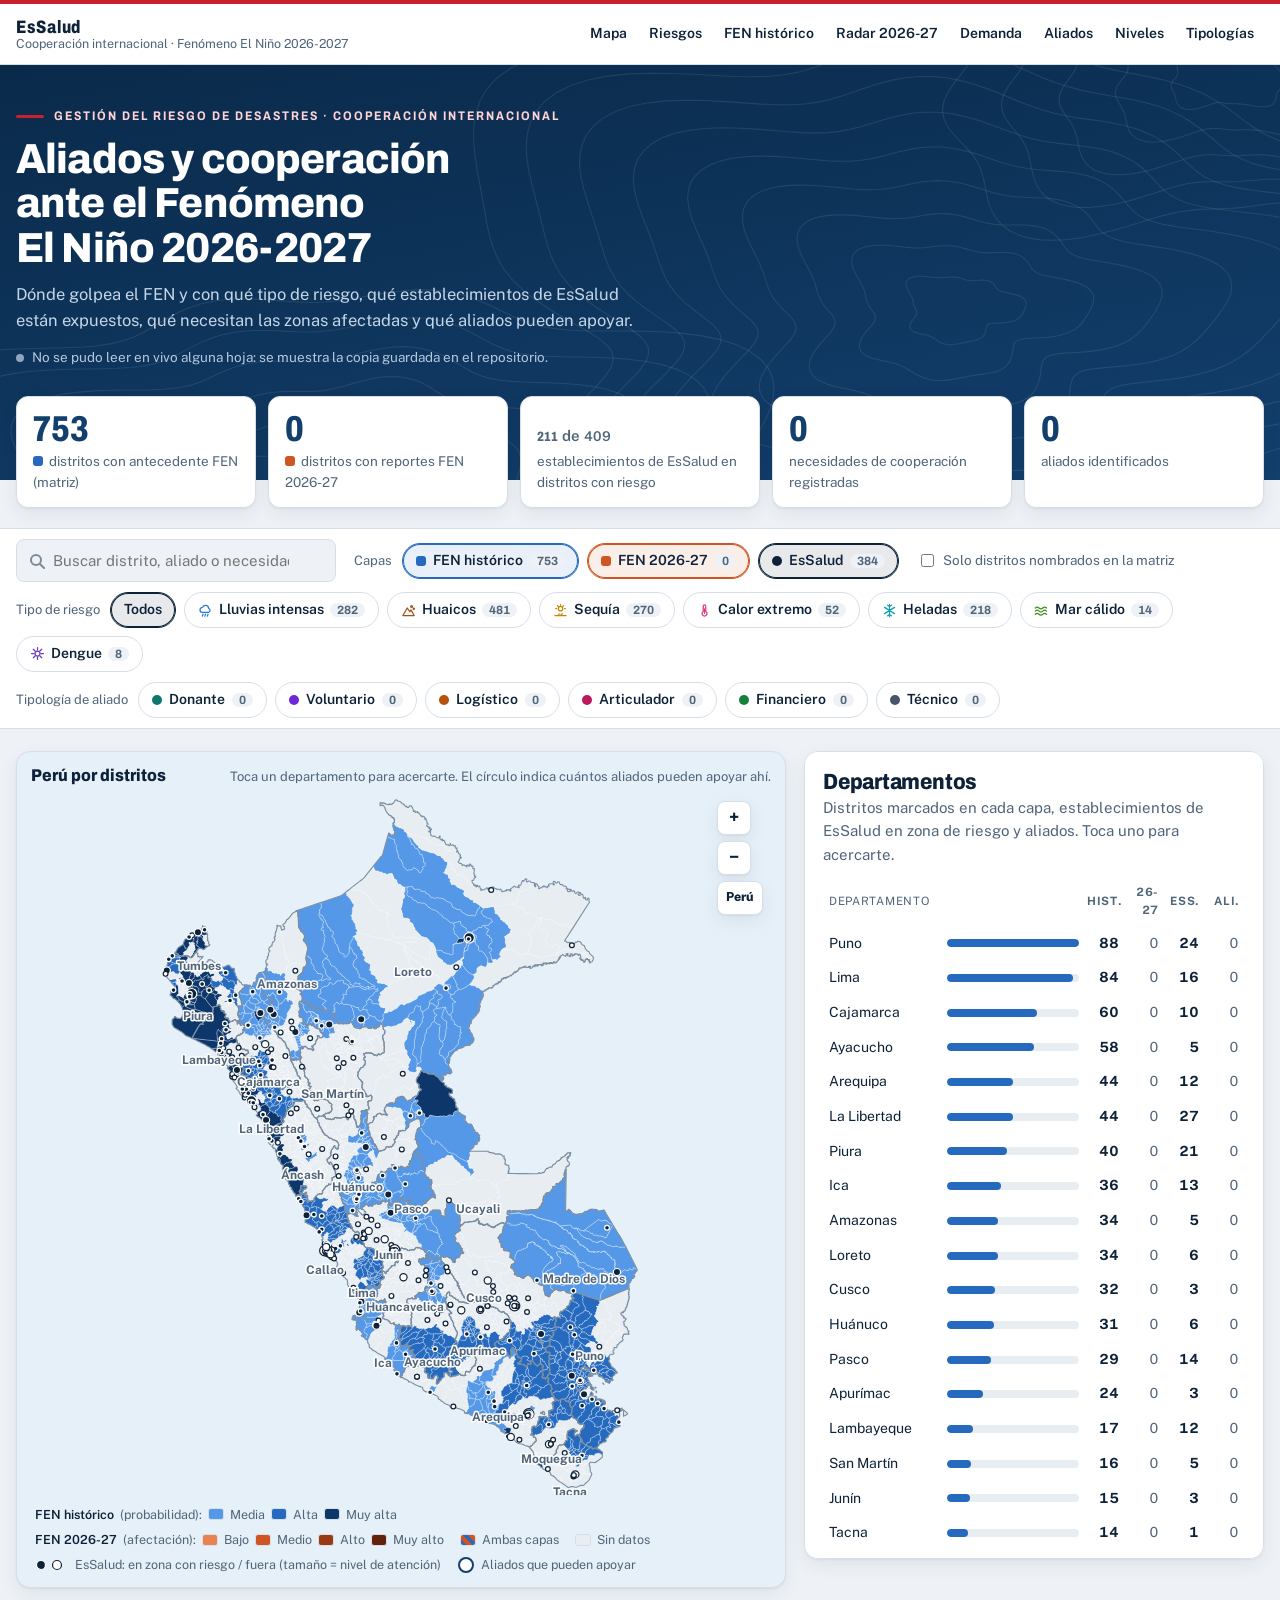
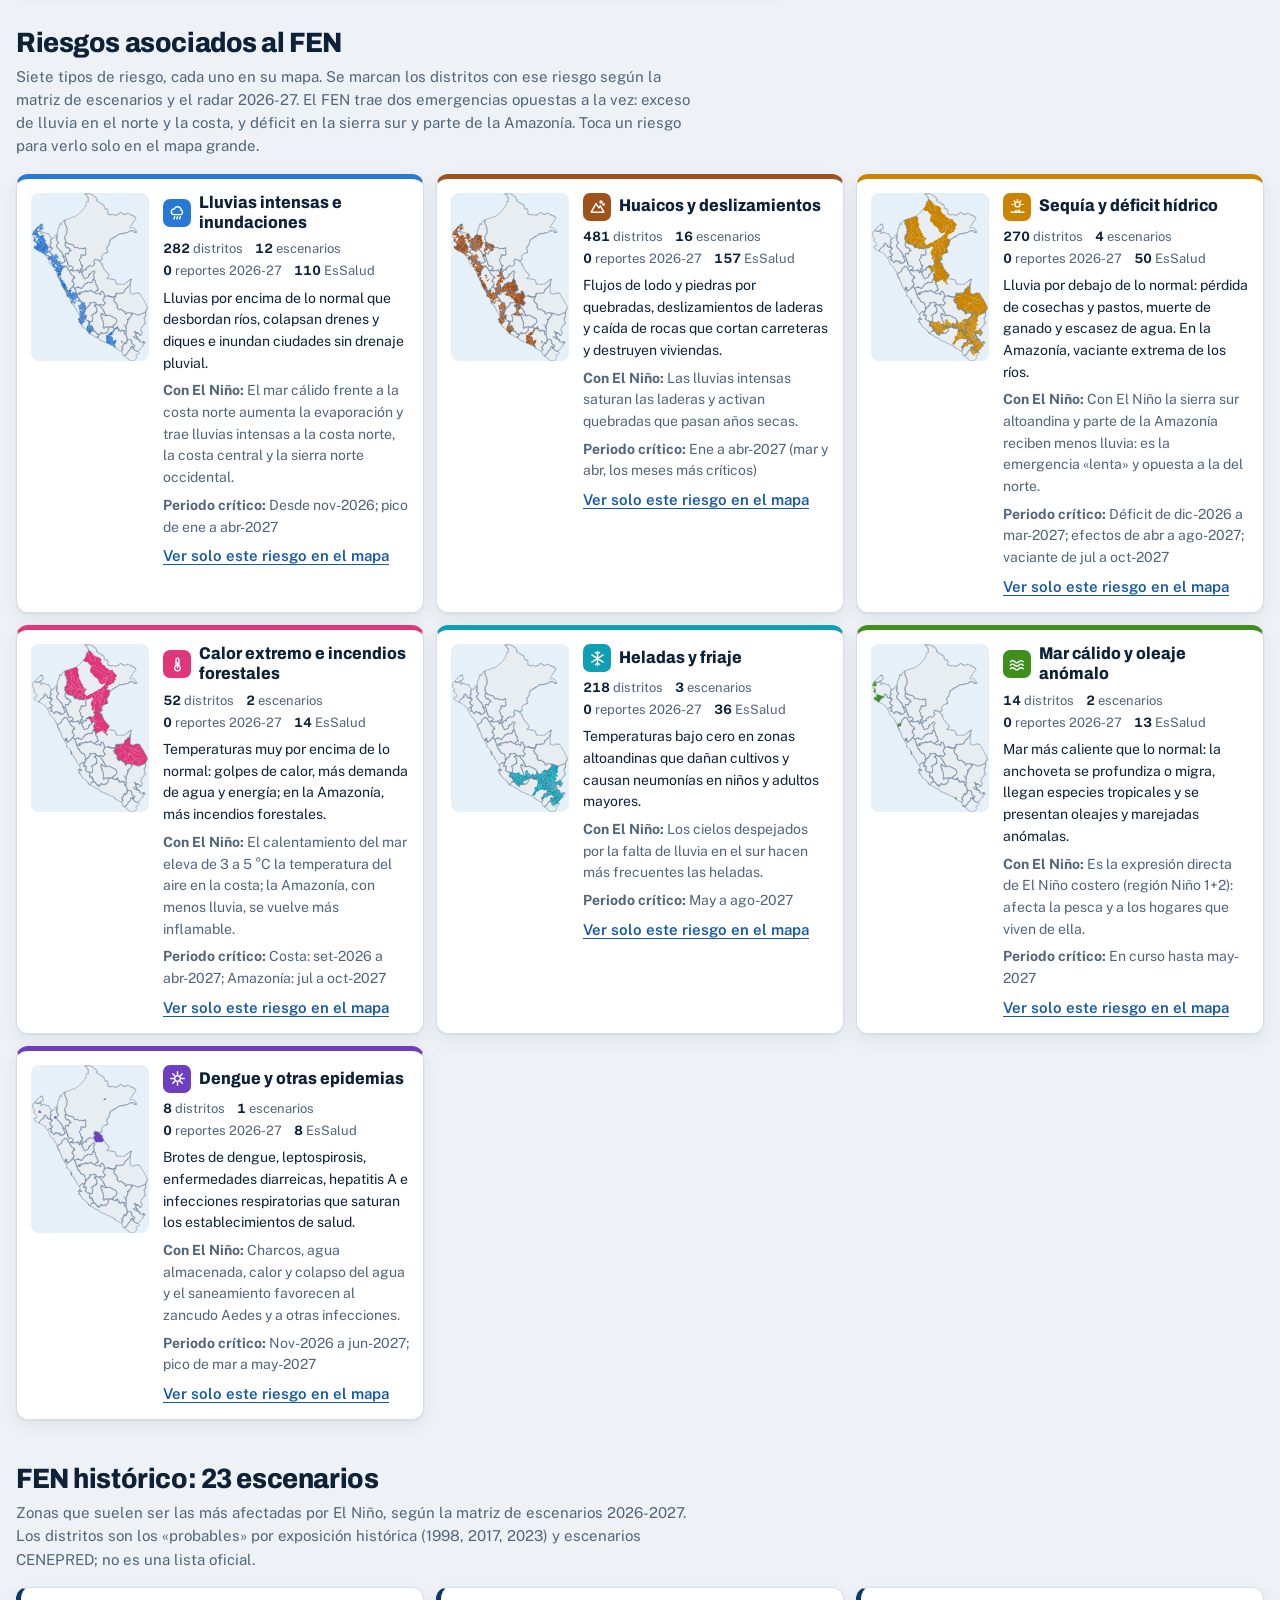
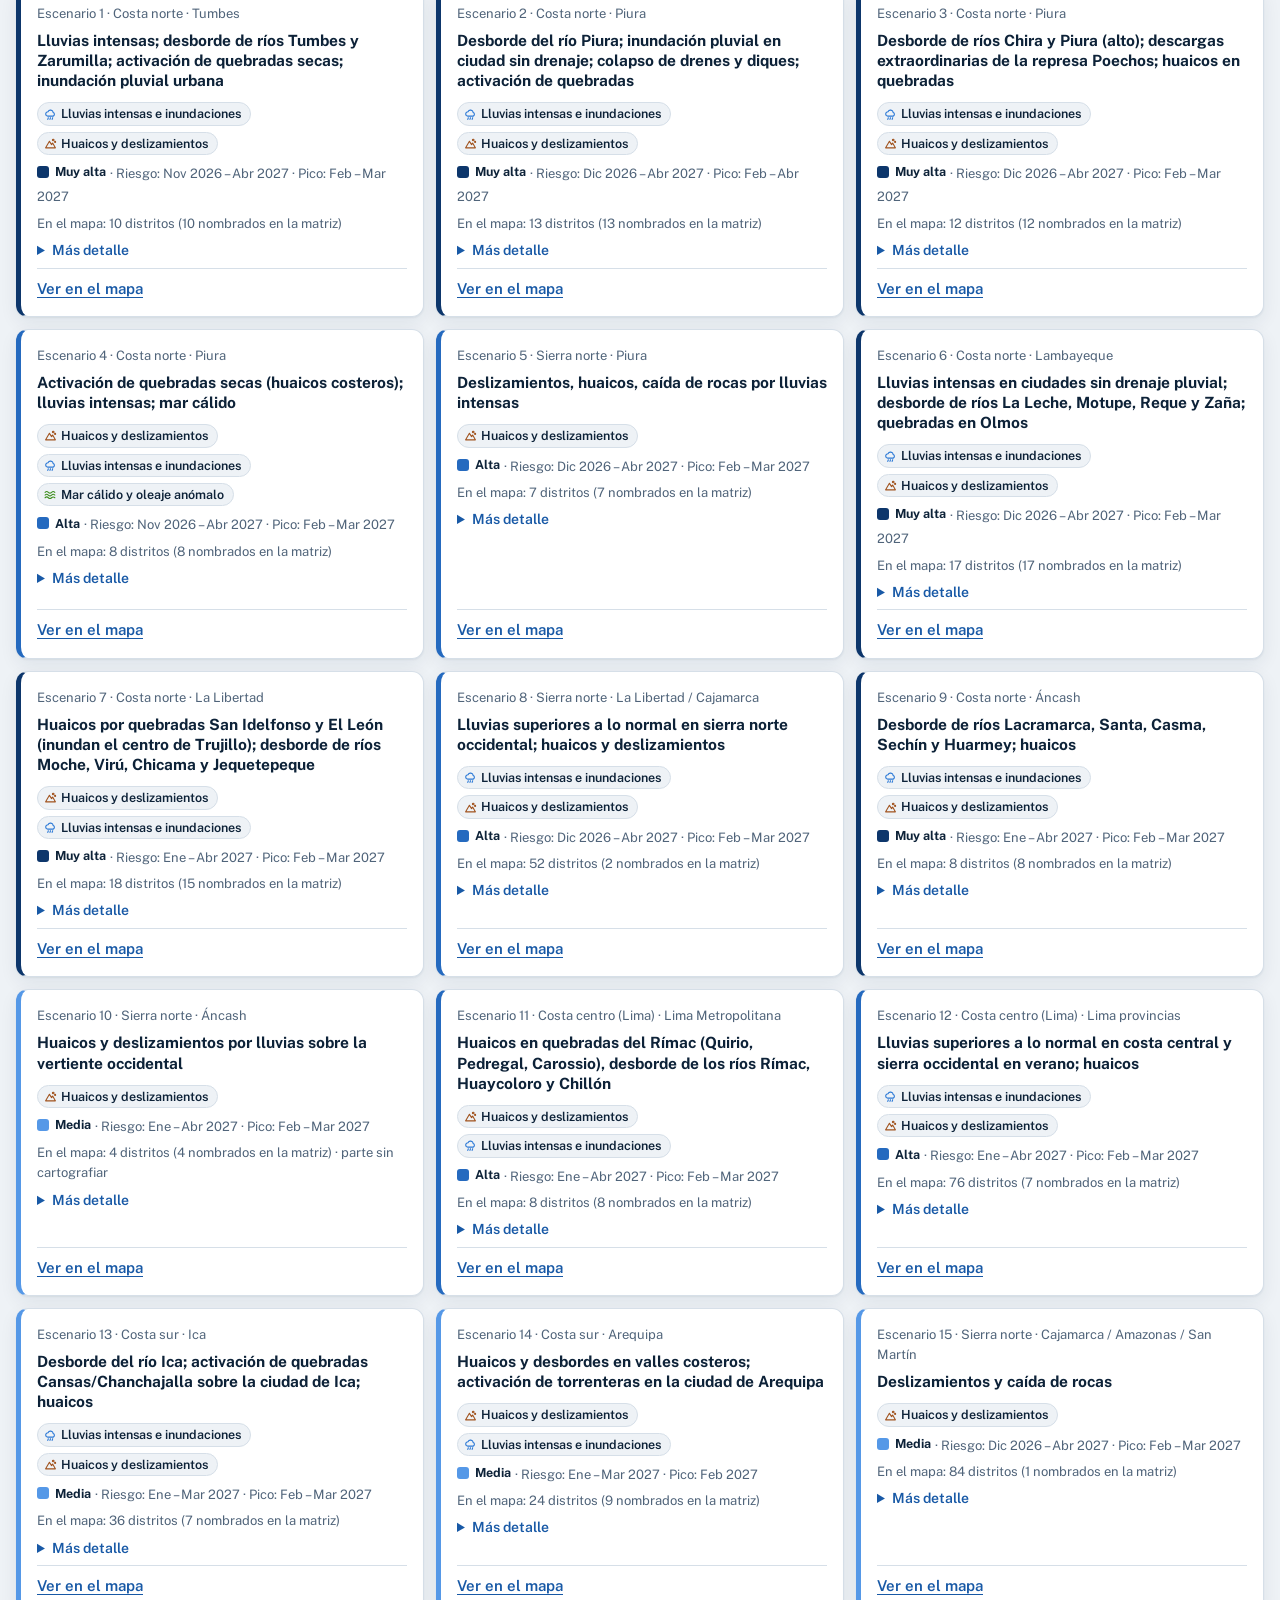
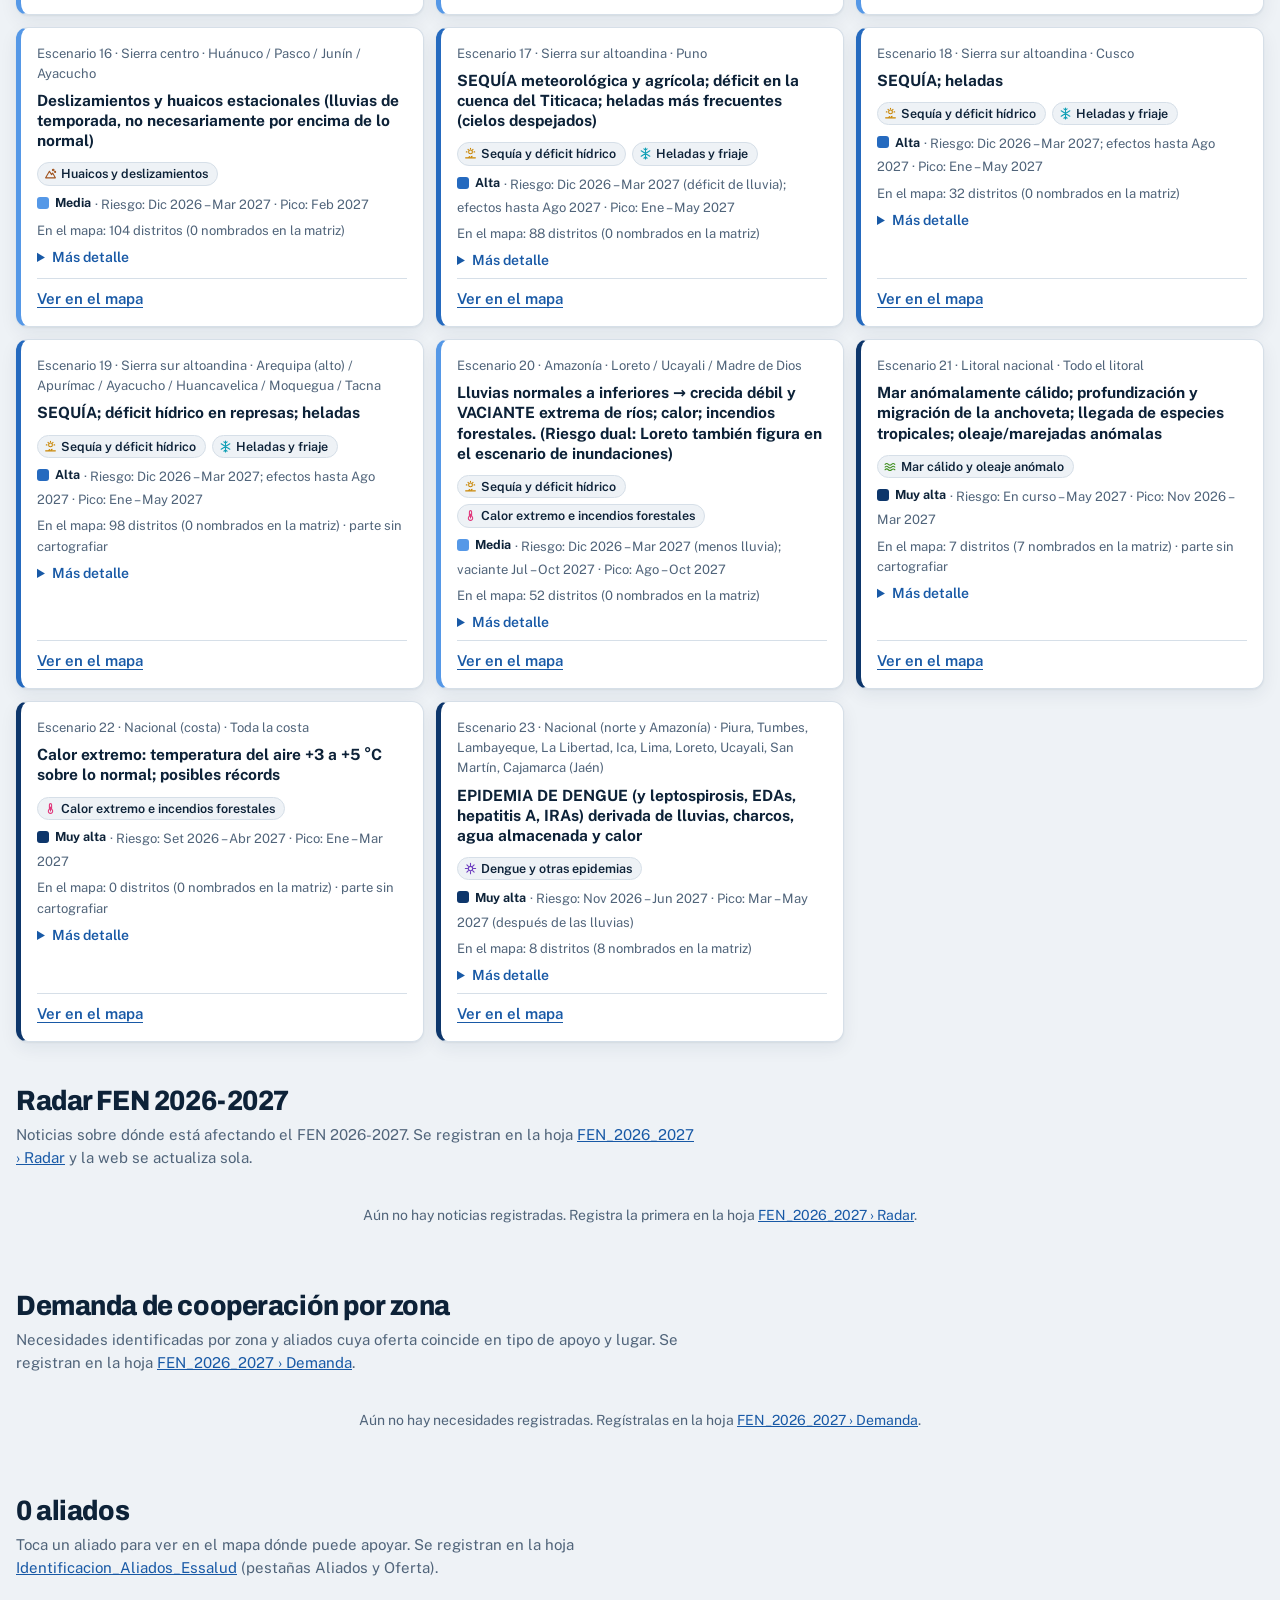
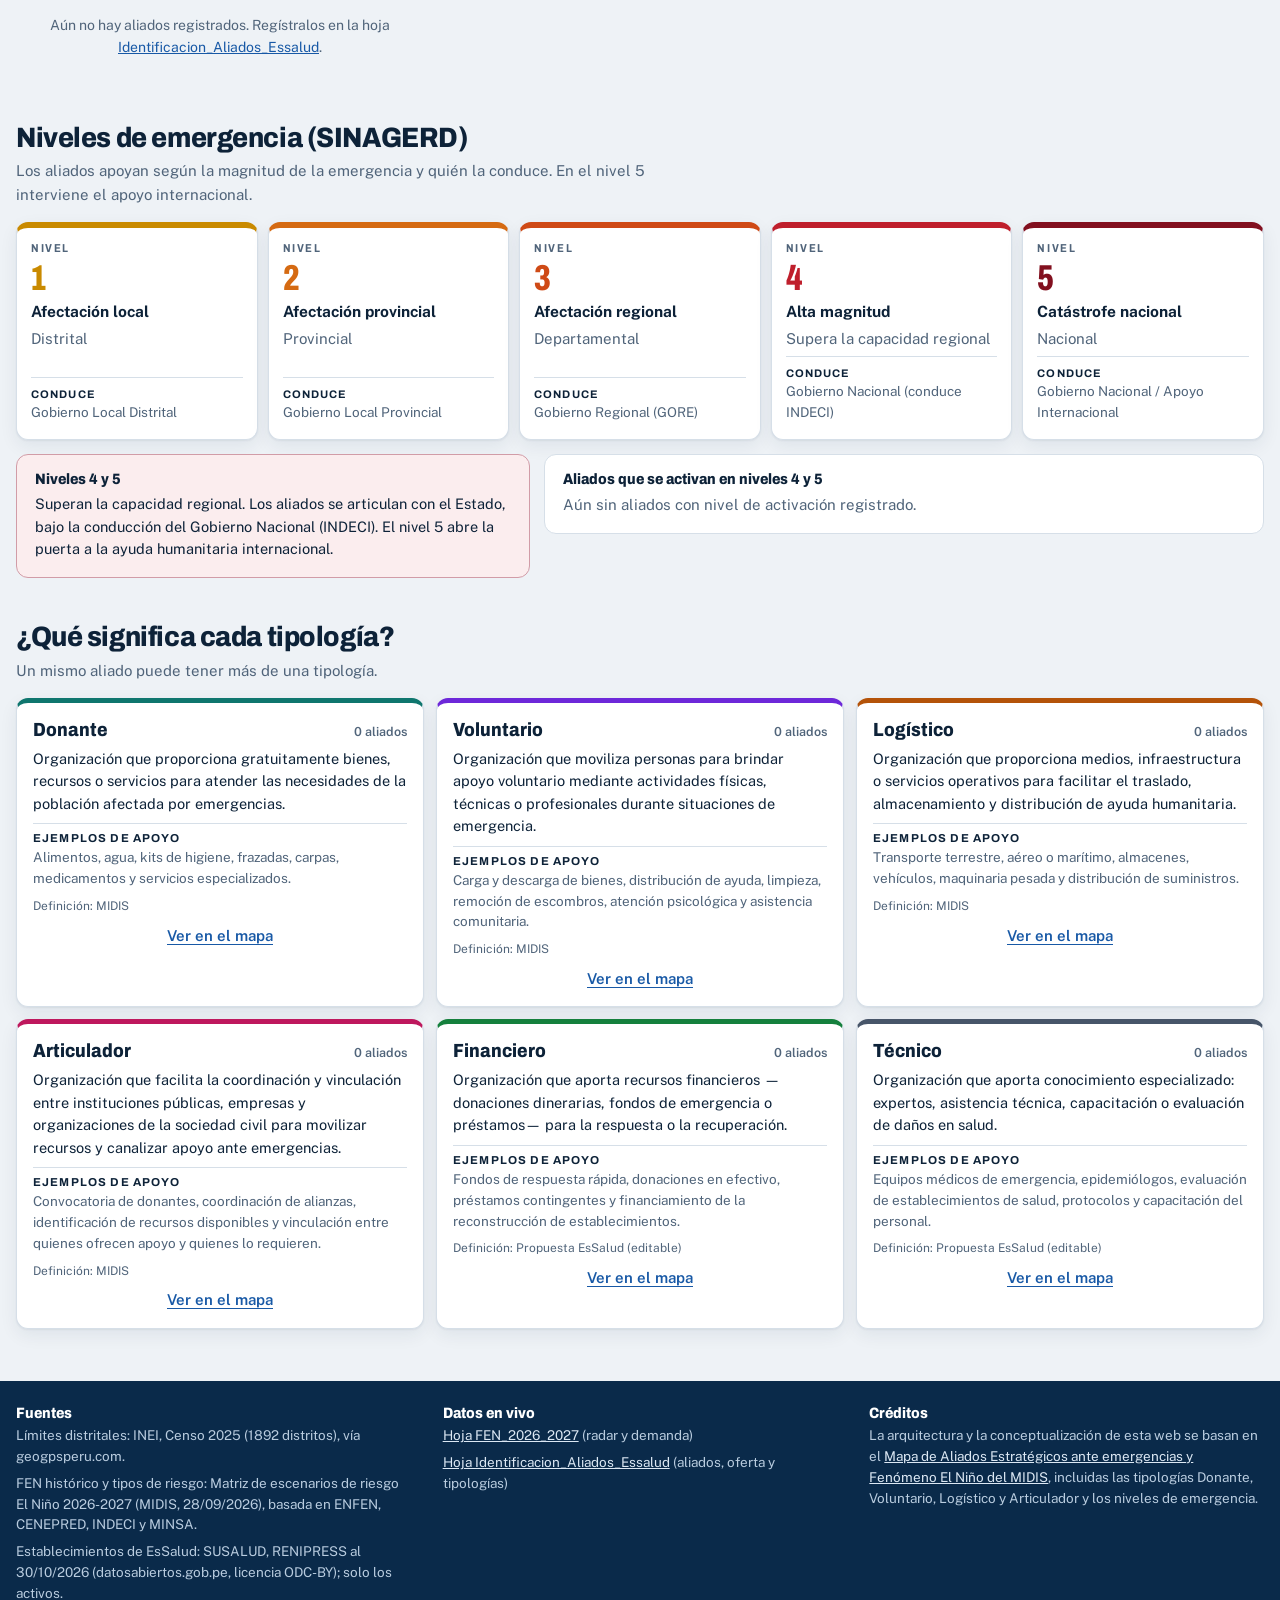
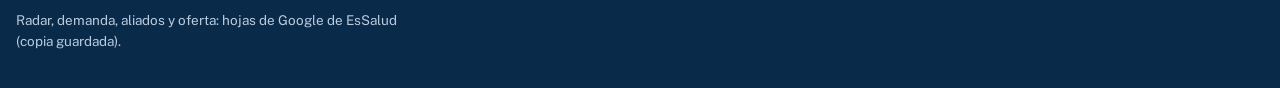
<file: index.html>
<!doctype html>
<html lang="es">
<head>
<meta charset="utf-8">
<meta name="viewport" content="width=device-width, initial-scale=1">
<title>Aliados ante el FEN 2026-2027</title>
<meta name="description" content="Mapa distrital del Perú con los riesgos del Fenómeno El Niño, un radar de noticias del FEN 2026-2027, los establecimientos de EsSalud, la demanda de cooperación por zona y los aliados.">
<link rel="preconnect" href="https://fonts.googleapis.com">
<link rel="stylesheet" href="https://fonts.googleapis.com/css2?family=Archivo:wdth,wght@62..125,500..900&family=Public+Sans:wght@400;500;600;700&display=swap">
<link rel="stylesheet" href="assets/estilos.css">
</head>
<body>
<header class="topbar"><div class="in">
  <div class="brand"><b>EsSalud</b><span>Cooperación internacional · Fenómeno El Niño 2026-2027</span></div>
  <nav class="topnav" aria-label="Secciones">
    <a href="#mapa">Mapa</a><a href="#riesgos">Riesgos</a><a href="#historico">FEN histórico</a><a href="#radar">Radar 2026-27</a>
    <a href="#demanda">Demanda</a><a href="#aliados">Aliados</a><a href="#niveles">Niveles</a><a href="#tipologias">Tipologías</a>
  </nav>
</div></header>

<section class="hero">
  <div class="in">
    <p class="eyebrow">Gestión del riesgo de desastres · Cooperación internacional</p>
    <h1>Aliados y cooperación ante el Fenómeno El Niño 2026-2027</h1>
    <p class="lead">Dónde golpea el FEN y con qué tipo de riesgo, qué establecimientos de EsSalud están expuestos, qué necesitan las zonas afectadas y qué aliados pueden apoyar.</p>
    <div class="status" id="estado"><span class="dot"></span><span>Cargando datos…</span></div>
  </div>
</section>

<div class="stats"><div class="in" aria-live="polite">
  <div class="stat"><b id="k-hist">–</b><span><i style="--c:var(--hist)"></i>distritos con antecedente FEN (matriz)</span></div>
  <div class="stat"><b id="k-act">–</b><span><i style="--c:var(--act)"></i>distritos con reportes FEN 2026-27</span></div>
  <div class="stat"><b><span id="k-es">–</span><small> de <span id="k-es-tot">–</span></small></b><span>establecimientos de EsSalud en distritos con riesgo</span></div>
  <div class="stat"><b id="k-dem">–</b><span>necesidades de cooperación registradas</span></div>
  <div class="stat"><b id="k-ali">–</b><span>aliados identificados</span></div>
</div></div>

<div class="bar"><div class="in">
  <input class="search" id="q" type="search" list="lista-lugares" placeholder="Buscar distrito, aliado o necesidad" aria-label="Buscar distrito, aliado o necesidad">
  <datalist id="lista-lugares"></datalist>
  <div class="chips" id="capas" role="group" aria-label="Capas del mapa"></div>
  <label class="check"><input type="checkbox" id="solo-nombrados"> Solo distritos nombrados en la matriz</label>
  <div class="chips fila" id="riesgos-chips" role="group" aria-label="Filtrar por tipo de riesgo"></div>
  <div class="chips fila" id="chips" role="group" aria-label="Filtrar por tipología"></div>
</div></div>

<main class="in" id="mapa">
  <div class="focusbar" id="focusbar" hidden></div>
  <div class="grid">
    <div class="card mapcard">
      <div class="maphead"><h2 id="titulo-mapa">Perú por distritos</h2><span id="sub-mapa">Toca un departamento para acercarte. El círculo indica cuántos aliados pueden apoyar ahí.</span></div>
      <div class="mapwrap">
        <div class="zoombtns">
          <button id="z-mas" aria-label="Acercar">+</button>
          <button id="z-menos" aria-label="Alejar">−</button>
          <button id="z-peru" class="txt" aria-label="Ver todo el Perú">Perú</button>
        </div>
        <div class="tip" id="tip" hidden></div>
        <svg class="map" id="map" role="group" aria-label="Mapa del Perú por distritos"></svg>
      </div>
      <div class="legend" id="leyenda"></div>
    </div>
    <aside class="card panel" id="panel" aria-live="polite"></aside>
  </div>

  <section class="blk" id="riesgos">
    <div class="sh"><div><h2>Riesgos asociados al FEN</h2>
      <p>Siete tipos de riesgo, cada uno en su mapa. Se marcan los distritos con ese riesgo según la matriz de escenarios y el radar 2026-27. El FEN trae dos emergencias opuestas a la vez: exceso de lluvia en el norte y la costa, y déficit en la sierra sur y parte de la Amazonía. Toca un riesgo para verlo solo en el mapa grande.</p></div></div>
    <div class="rcards" id="tarjetas-riesgo"></div>
  </section>

  <section class="blk" id="historico">
    <div class="sh"><div><h2>FEN histórico: <span id="n-esc">23</span> escenarios</h2>
      <p>Zonas que suelen ser las más afectadas por El Niño, según la matriz de escenarios 2026-2027. Los distritos son los «probables» por exposición histórica (1998, 2017, 2023) y escenarios CENEPRED; no es una lista oficial.</p></div></div>
    <div class="cards" id="escenarios"></div>
  </section>

  <section class="blk" id="radar">
    <div class="sh"><div><h2>Radar FEN 2026-2027</h2>
      <p>Noticias sobre dónde está afectando el FEN 2026-2027. Se registran en la hoja <a id="enlace-radar" target="_blank" rel="noopener">FEN_2026_2027 › Radar</a> y la web se actualiza sola.</p></div></div>
    <div id="tabla-radar"></div>
  </section>

  <section class="blk" id="demanda">
    <div class="sh"><div><h2>Demanda de cooperación por zona</h2>
      <p>Necesidades identificadas por zona y aliados cuya oferta coincide en tipo de apoyo y lugar. Se registran en la hoja <a id="enlace-demanda" target="_blank" rel="noopener">FEN_2026_2027 › Demanda</a>.</p></div></div>
    <div id="lista-demanda"></div>
  </section>

  <section class="blk" id="aliados">
    <div class="sh"><div><h2><span id="dir-n">0</span> aliados</h2>
      <p>Toca un aliado para ver en el mapa dónde puede apoyar. Se registran en la hoja <a id="enlace-aliados" target="_blank" rel="noopener">Identificacion_Aliados_Essalud</a> (pestañas Aliados y Oferta).</p></div></div>
    <div class="dir" id="dir"></div>
  </section>

  <section class="blk" id="niveles">
    <div class="sh"><div><h2>Niveles de emergencia (SINAGERD)</h2><p>Los aliados apoyan según la magnitud de la emergencia y quién la conduce. En el nivel 5 interviene el apoyo internacional.</p></div></div>
    <div class="lv" id="lv"></div>
    <div class="lvnote">
      <div class="note"><b>Niveles 4 y 5</b><p>Superan la capacidad regional. Los aliados se articulan con el Estado, bajo la conducción del Gobierno Nacional (INDECI). El nivel 5 abre la puerta a la ayuda humanitaria internacional.</p></div>
      <div class="act45"><b>Aliados que se activan en niveles 4 y 5</b><div class="pills" id="act45"></div></div>
    </div>
  </section>

  <section class="blk" id="tipologias">
    <div class="sh"><div><h2>¿Qué significa cada tipología?</h2><p>Un mismo aliado puede tener más de una tipología.</p></div></div>
    <div class="gl" id="gl"></div>
  </section>
</main>

<footer class="foot"><div class="in">
  <div><b>Fuentes</b>
    <p>Límites distritales: INEI, Censo 2025 (1892 distritos), vía geogpsperu.com.</p>
    <p>FEN histórico y tipos de riesgo: Matriz de escenarios de riesgo El Niño 2026-2027 (MIDIS, 28/09/2026), basada en ENFEN, CENEPRED, INDECI y MINSA.</p>
    <p>Establecimientos de EsSalud: SUSALUD, RENIPRESS al 30/10/2026 (datosabiertos.gob.pe, licencia ODC-BY); solo los activos.</p>
    <p id="pie-datos"></p></div>
  <div><b>Datos en vivo</b>
    <p><a id="enlace-hoja-fen" target="_blank" rel="noopener">Hoja FEN_2026_2027</a> (radar y demanda)</p>
    <p><a id="enlace-hoja-aliados" target="_blank" rel="noopener">Hoja Identificacion_Aliados_Essalud</a> (aliados, oferta y tipologías)</p>
    <p id="pie-avisos"></p></div>
  <div><b>Créditos</b>
    <p>La arquitectura y la conceptualización de esta web se basan en el <a href="https://claude.ai/artifact/XCFnRvFZUEnCZ79exZgucG" target="_blank" rel="noopener">Mapa de Aliados Estratégicos ante emergencias y Fenómeno El Niño del MIDIS</a>, incluidas las tipologías Donante, Voluntario, Logístico y Articulador y los niveles de emergencia.</p></div>
</div></footer>

<script src="assets/app.js"></script>
</body>
</html>
</file>
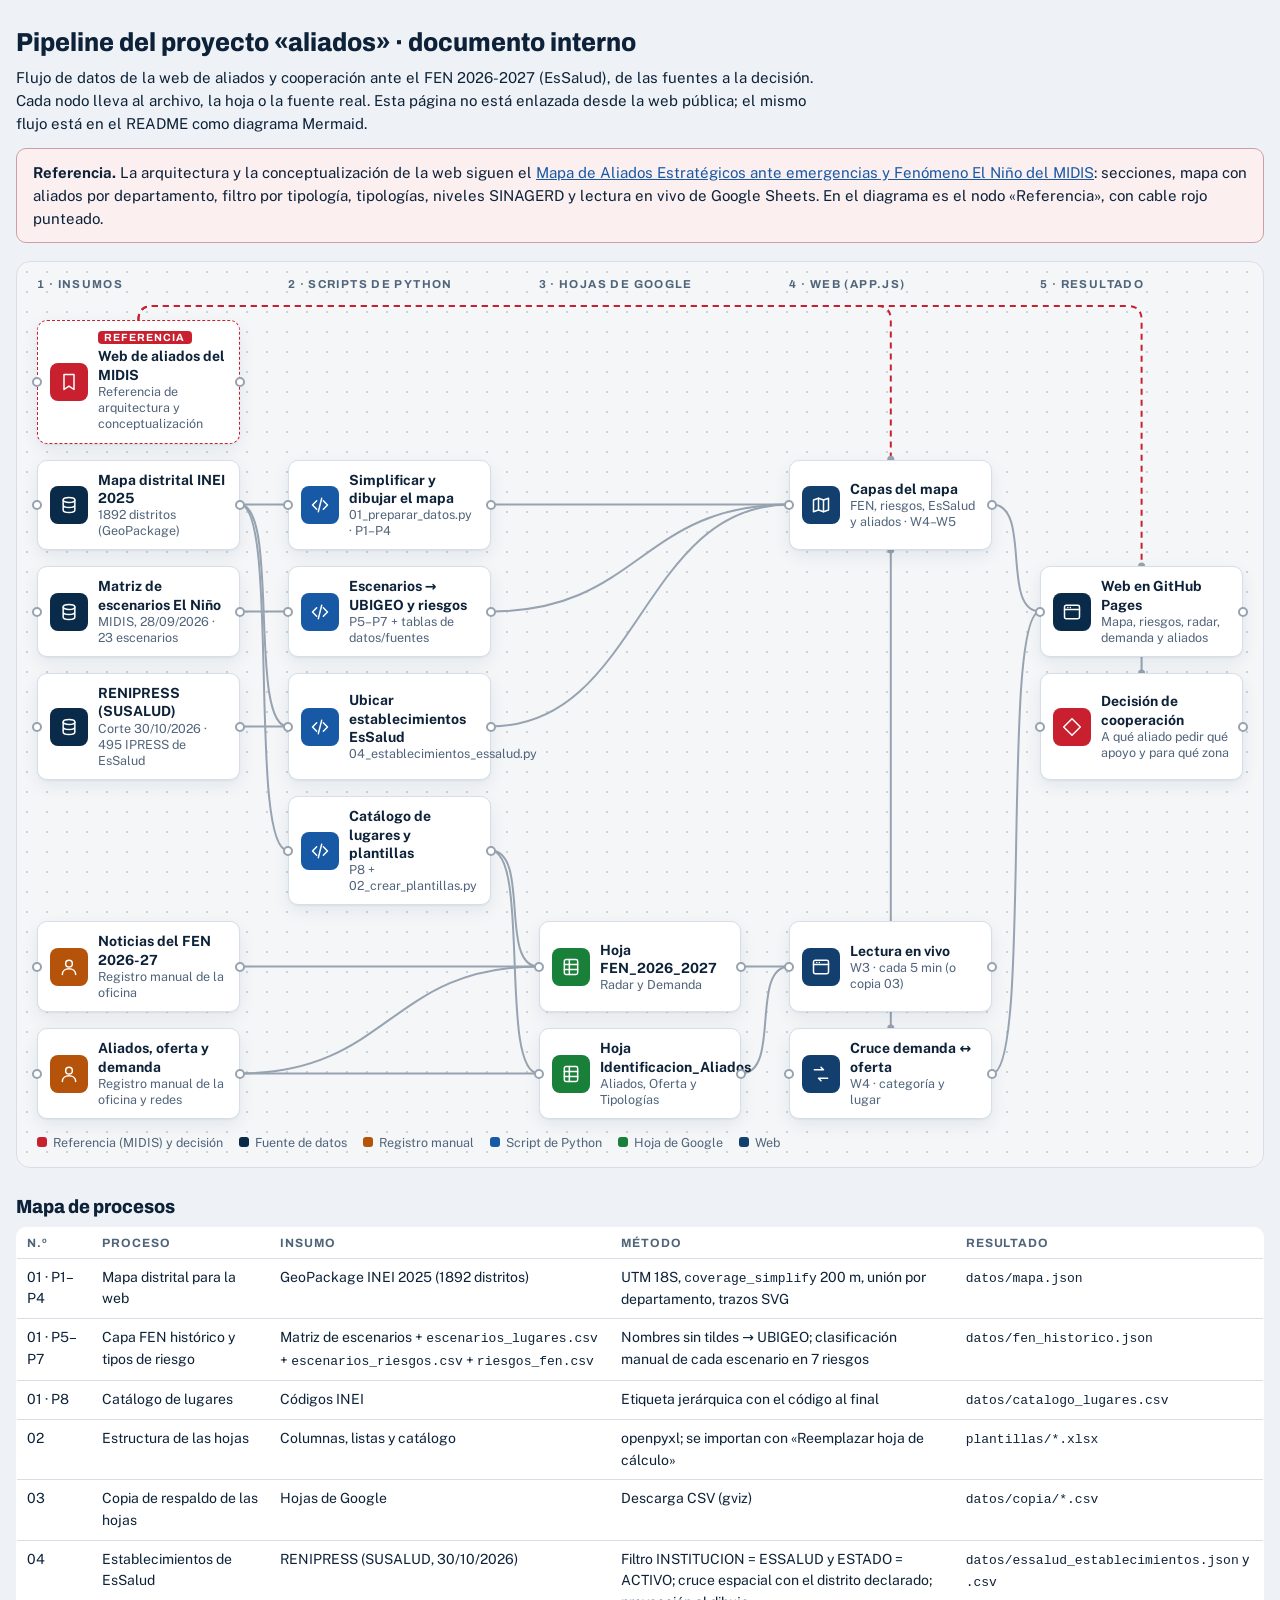
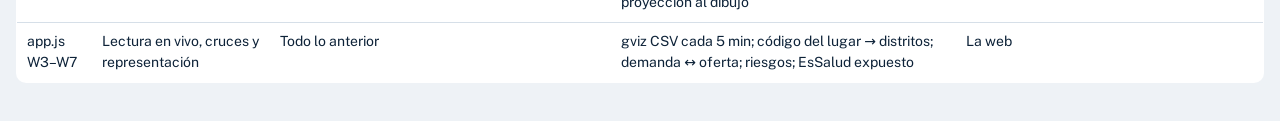
<file: docs/pipeline.html>
<!doctype html>
<html lang="es">
<head>
<meta charset="utf-8">
<meta name="viewport" content="width=device-width, initial-scale=1">
<title>Pipeline del proyecto aliados</title>
<meta name="description" content="Documento interno: flujo de datos del proyecto aliados (EsSalud, FEN 2026-2027) al estilo n8n. No está enlazado desde la web.">
<meta name="robots" content="noindex">
<link rel="preconnect" href="https://fonts.googleapis.com">
<link rel="stylesheet" href="https://fonts.googleapis.com/css2?family=Archivo:wdth,wght@62..125,500..900&family=Public+Sans:wght@400;500;600;700&display=swap">
<style>
/* Documento interno: pipeline del proyecto al estilo n8n (lienzo punteado, nodos con ícono y puertos, cables curvos) */
:root{--bg:#EEF2F6;--surface:#FFFFFF;--ink:#0D2238;--muted:#50647A;--line:#D6DFE8;--alert:#C8202F;--accent:#1859A6;
  --shadow:0 1px 2px rgba(10,42,74,.06),0 6px 18px rgba(10,42,74,.07);
  --f-display:'Archivo','Arial Narrow',system-ui,sans-serif;--f-body:'Public Sans','Segoe UI',system-ui,sans-serif}
@media (prefers-color-scheme: dark){:root:not([data-theme="light"]){--bg:#07131F;--surface:#0F1F30;--ink:#E7EFF7;--muted:#92A6BA;--line:#223649;--alert:#F0606B;--accent:#5DA6F0;--shadow:0 1px 2px rgba(0,0,0,.35),0 6px 18px rgba(0,0,0,.28);color-scheme:dark}}
:root[data-theme="dark"]{--bg:#07131F;--surface:#0F1F30;--ink:#E7EFF7;--muted:#92A6BA;--line:#223649;--alert:#F0606B;--accent:#5DA6F0;--shadow:0 1px 2px rgba(0,0,0,.35),0 6px 18px rgba(0,0,0,.28);color-scheme:dark}
*{box-sizing:border-box}
body{margin:0;background:var(--bg);color:var(--ink);font:15px/1.55 var(--f-body)}
a{color:var(--accent)}
.in{max-width:1400px;margin:0 auto;padding:28px max(16px,env(safe-area-inset-left,0px)) 40px}
h1{font:800 26px/1.15 var(--f-display);font-stretch:92%;margin:0 0 8px}
h2{font:800 19px var(--f-display);font-stretch:92%;margin:28px 0 10px}
p{margin:0 0 10px;max-width:90ch}
.credito{padding:12px 16px;border-radius:10px;border:1px solid color-mix(in srgb,var(--alert) 35%,var(--line));background:color-mix(in srgb,var(--alert) 7%,var(--surface));margin:12px 0 18px}
table{width:100%;border-collapse:collapse;font-size:14px;background:var(--surface);border:1px solid var(--line);border-radius:10px;overflow:hidden}
th,td{text-align:left;padding:8px 10px;border-bottom:1px solid var(--line);vertical-align:top}
th{font:700 12px var(--f-display);letter-spacing:.08em;text-transform:uppercase;color:var(--muted)}
code{font-size:13px}
.pipeline{--canvas:#F4F6F8;--dot:#C9D2DC;--cable:#97A3B0;background-color:var(--canvas);background-image:radial-gradient(var(--dot) 1px,transparent 1.2px);background-size:20px 20px;border:1px solid var(--line);border-radius:14px;padding:16px 20px 14px;overflow-x:auto}
:root[data-theme="dark"] .pipeline{--canvas:#0B1724;--dot:#1E3247;--cable:#5D7187}
@media (prefers-color-scheme: dark){:root:not([data-theme="light"]) .pipeline{--canvas:#0B1724;--dot:#1E3247;--cable:#5D7187}}
.pipe-cols,#pipe-nodos{display:grid;grid-template-columns:repeat(5,minmax(200px,1fr));column-gap:48px;min-width:1150px}
.pipe-cols{margin-bottom:30px;font:700 11.5px var(--f-display);letter-spacing:.12em;text-transform:uppercase;color:var(--muted)}
#pipeline-lienzo{position:relative;min-width:1150px}
#pipe-nodos{position:relative;z-index:1;row-gap:16px}
#pipe-cables{position:absolute;left:0;top:0;z-index:0;pointer-events:none;overflow:visible}
#pipe-cables .cable{fill:none;stroke:var(--cable);stroke-width:2}
#pipe-cables .cable.referencia{stroke:var(--alert);stroke-dasharray:6 5}
#pipe-cables .fin{fill:var(--cable)}
.nodo{position:relative;display:flex;align-items:center;gap:10px;min-height:66px;padding:10px 12px;background:var(--surface);border:1px solid var(--line);border-radius:10px;box-shadow:var(--shadow);color:var(--ink);text-decoration:none}
a.nodo:hover{border-color:var(--c);box-shadow:0 0 0 1px var(--c),var(--shadow)}
.nodo .ico{flex:none;width:38px;height:38px;border-radius:8px;background:var(--c);display:grid;place-items:center}
.nodo .ico svg{width:20px;height:20px;fill:none;stroke:#fff;stroke-width:1.8;stroke-linecap:round;stroke-linejoin:round}
.nodo .txt{display:flex;flex-direction:column;min-width:0;line-height:1.3}
.nodo .txt b{font-size:14px}
.nodo .txt>span:last-child{font-size:12.5px;color:var(--muted)}
.nodo .badge{align-self:flex-start;font:700 10.5px var(--f-display);letter-spacing:.1em;text-transform:uppercase;color:#fff;background:var(--c);border-radius:4px;padding:1px 6px;margin-bottom:3px}
.nodo.ref{border:1.5px dashed var(--c)}
.puerto{position:absolute;top:50%;width:10px;height:10px;margin-top:-5px;border-radius:50%;background:var(--surface);border:2px solid var(--cable,#97A3B0)}
.puerto.entrada{left:-6px}.puerto.salida{right:-6px}
.pipe-ley{display:flex;flex-wrap:wrap;gap:6px 16px;margin-top:14px;font-size:12.5px;color:var(--muted)}
.pipe-ley i{display:inline-block;width:10px;height:10px;border-radius:3px;background:var(--c);margin-right:6px}
</style>
</head>
<body>
<div class="in">
  <h1>Pipeline del proyecto «aliados» · documento interno</h1>
  <p>Flujo de datos de la web de aliados y cooperación ante el FEN 2026-2027 (EsSalud), de las fuentes a la decisión. Cada nodo lleva al archivo, la hoja o la fuente real. Esta página no está enlazada desde la web pública; el mismo flujo está en el README como diagrama Mermaid.</p>
  <div class="credito"><b>Referencia.</b> La arquitectura y la conceptualización de la web siguen el <a href="https://claude.ai/artifact/XCFnRvFZUEnCZ79exZgucG" target="_blank" rel="noopener">Mapa de Aliados Estratégicos ante emergencias y Fenómeno El Niño del MIDIS</a>: secciones, mapa con aliados por departamento, filtro por tipología, tipologías, niveles SINAGERD y lectura en vivo de Google Sheets. En el diagrama es el nodo «Referencia», con cable rojo punteado.</div>

  <div class="pipeline">
    <div class="pipe-cols" aria-hidden="true"><span>1 · Insumos</span><span>2 · Scripts de Python</span><span>3 · Hojas de Google</span><span>4 · Web (app.js)</span><span>5 · Resultado</span></div>
    <div id="pipeline-lienzo"><svg id="pipe-cables" aria-hidden="true"></svg><div id="pipe-nodos"></div></div>
    <div class="pipe-ley">
      <span><i style="--c:#C8202F"></i>Referencia (MIDIS) y decisión</span><span><i style="--c:#0A2A4A"></i>Fuente de datos</span>
      <span><i style="--c:#B45309"></i>Registro manual</span><span><i style="--c:#1859A6"></i>Script de Python</span>
      <span><i style="--c:#188038"></i>Hoja de Google</span><span><i style="--c:#123F6D"></i>Web</span>
    </div>
  </div>

  <h2>Mapa de procesos</h2>
  <table>
    <thead><tr><th>N.º</th><th>Proceso</th><th>Insumo</th><th>Método</th><th>Resultado</th></tr></thead>
    <tbody>
      <tr><td>01 · P1–P4</td><td>Mapa distrital para la web</td><td>GeoPackage INEI 2025 (1892 distritos)</td><td>UTM 18S, <code>coverage_simplify</code> 200 m, unión por departamento, trazos SVG</td><td><code>datos/mapa.json</code></td></tr>
      <tr><td>01 · P5–P7</td><td>Capa FEN histórico y tipos de riesgo</td><td>Matriz de escenarios + <code>escenarios_lugares.csv</code> + <code>escenarios_riesgos.csv</code> + <code>riesgos_fen.csv</code></td><td>Nombres sin tildes → UBIGEO; clasificación manual de cada escenario en 7 riesgos</td><td><code>datos/fen_historico.json</code></td></tr>
      <tr><td>01 · P8</td><td>Catálogo de lugares</td><td>Códigos INEI</td><td>Etiqueta jerárquica con el código al final</td><td><code>datos/catalogo_lugares.csv</code></td></tr>
      <tr><td>02</td><td>Estructura de las hojas</td><td>Columnas, listas y catálogo</td><td>openpyxl; se importan con «Reemplazar hoja de cálculo»</td><td><code>plantillas/*.xlsx</code></td></tr>
      <tr><td>03</td><td>Copia de respaldo de las hojas</td><td>Hojas de Google</td><td>Descarga CSV (gviz)</td><td><code>datos/copia/*.csv</code></td></tr>
      <tr><td>04</td><td>Establecimientos de EsSalud</td><td>RENIPRESS (SUSALUD, 30/10/2026)</td><td>Filtro INSTITUCION = ESSALUD y ESTADO = ACTIVO; cruce espacial con el distrito declarado; proyección al dibujo</td><td><code>datos/essalud_establecimientos.json</code> y <code>.csv</code></td></tr>
      <tr><td>app.js W3–W7</td><td>Lectura en vivo, cruces y representación</td><td>Todo lo anterior</td><td>gviz CSV cada 5 min; código del lugar → distritos; demanda ↔ oferta; riesgos; EsSalud expuesto</td><td>La web</td></tr>
    </tbody>
  </table>
</div>

<script>
/* Dibujo del pipeline: nodos en una cuadrícula (columna, fila) y cables de Bézier entre puertos */
(function () {
  'use strict';
  const REPO = 'https://github.com/diegosimemirror/aliados/blob/main/';
  const HOJA = id => `https://docs.google.com/spreadsheets/d/${id}/edit`;
  const ICONOS = {
    ref: '<path d="M6 3h12v18l-6-4-6 4z"/>',
    datos: '<ellipse cx="12" cy="6" rx="7" ry="3"/><path d="M5 6v12c0 1.7 3.1 3 7 3s7-1.3 7-3V6M5 12c0 1.7 3.1 3 7 3s7-1.3 7-3"/>',
    humano: '<circle cx="12" cy="8" r="4"/><path d="M4 21c0-4.4 3.6-7 8-7s8 2.6 8 7"/>',
    codigo: '<path d="m8 7-5 5 5 5M16 7l5 5-5 5M14 4l-4 16"/>',
    hoja: '<rect x="4" y="3" width="16" height="18" rx="2"/><path d="M4 9h16M4 15h16M10 3v18"/>',
    web: '<rect x="3" y="4" width="18" height="16" rx="2"/><path d="M3 9h18M7 6.5h.01M10 6.5h.01"/>',
    cruce: '<path d="M4 7h11l-3-3M20 17H9l3 3"/>',
    mapa: '<path d="M9 4 3 6v14l6-2 6 2 6-2V4l-6 2z"/><path d="M9 4v14M15 6v14"/>',
    salud: '<rect x="4" y="4" width="16" height="16" rx="3"/><path d="M12 8v8M8 12h8"/>',
    decision: '<path d="M12 2 22 12 12 22 2 12z"/>'
  };
  const NODOS = [
    { id: 'midis', col: 1, fila: 1, tipo: 'ref', c: '#C8202F', t: 'Web de aliados del MIDIS', s: 'Referencia de arquitectura y conceptualización', url: 'https://claude.ai/artifact/XCFnRvFZUEnCZ79exZgucG', ref: true },
    { id: 'inei', col: 1, fila: 2, tipo: 'datos', c: '#0A2A4A', t: 'Mapa distrital INEI 2025', s: '1892 distritos (GeoPackage)' },
    { id: 'matriz', col: 1, fila: 3, tipo: 'datos', c: '#0A2A4A', t: 'Matriz de escenarios El Niño', s: 'MIDIS, 28/09/2026 · 23 escenarios' },
    { id: 'renipress', col: 1, fila: 4, tipo: 'datos', c: '#0A2A4A', t: 'RENIPRESS (SUSALUD)', s: 'Corte 30/10/2026 · 495 IPRESS de EsSalud', url: 'https://www.datosabiertos.gob.pe/dataset/registro-nacional-de-entidades-prestadoras-de-servicios-de-salud-renipress' },
    { id: 'noticias', col: 1, fila: 6, tipo: 'humano', c: '#B45309', t: 'Noticias del FEN 2026-27', s: 'Registro manual de la oficina' },
    { id: 'gestion', col: 1, fila: 7, tipo: 'humano', c: '#B45309', t: 'Aliados, oferta y demanda', s: 'Registro manual de la oficina y redes' },
    { id: 'p_mapa', col: 2, fila: 2, tipo: 'codigo', c: '#1859A6', t: 'Simplificar y dibujar el mapa', s: '01_preparar_datos.py · P1–P4', url: REPO + 'scripts/01_preparar_datos.py' },
    { id: 'p_hist', col: 2, fila: 3, tipo: 'codigo', c: '#1859A6', t: 'Escenarios → UBIGEO y riesgos', s: 'P5–P7 + tablas de datos/fuentes', url: REPO + 'datos/fuentes/escenarios_lugares.csv' },
    { id: 'p_es', col: 2, fila: 4, tipo: 'codigo', c: '#1859A6', t: 'Ubicar establecimientos EsSalud', s: '04_establecimientos_essalud.py', url: REPO + 'scripts/04_establecimientos_essalud.py' },
    { id: 'p_plant', col: 2, fila: 5, tipo: 'codigo', c: '#1859A6', t: 'Catálogo de lugares y plantillas', s: 'P8 + 02_crear_plantillas.py', url: REPO + 'scripts/02_crear_plantillas.py' },
    { id: 'h_fen', col: 3, fila: 6, tipo: 'hoja', c: '#188038', t: 'Hoja FEN_2026_2027', s: 'Radar y Demanda', url: HOJA('1YE-9gXDLxJOuHyfflAFxznstzzi1sihIF3RiLt6zp5c') },
    { id: 'h_ali', col: 3, fila: 7, tipo: 'hoja', c: '#188038', t: 'Hoja Identificacion_Aliados', s: 'Aliados, Oferta y Tipologías', url: HOJA('1NYboI4a8f3SYIUpmPrKBunqqmcSTwwL6GylItubkLIE') },
    { id: 'capas', col: 4, fila: 2, tipo: 'mapa', c: '#123F6D', t: 'Capas del mapa', s: 'FEN, riesgos, EsSalud y aliados · W4–W5', url: REPO + 'assets/app.js' },
    { id: 'lectura', col: 4, fila: 6, tipo: 'web', c: '#123F6D', t: 'Lectura en vivo', s: 'W3 · cada 5 min (o copia 03)', url: REPO + 'assets/app.js' },
    { id: 'cruce', col: 4, fila: 7, tipo: 'cruce', c: '#123F6D', t: 'Cruce demanda ↔ oferta', s: 'W4 · categoría y lugar', url: REPO + 'assets/app.js' },
    { id: 'web', col: 5, fila: 3, tipo: 'web', c: '#0A2A4A', t: 'Web en GitHub Pages', s: 'Mapa, riesgos, radar, demanda y aliados', url: '../' },
    { id: 'decision', col: 5, fila: 4, tipo: 'decision', c: '#C8202F', t: 'Decisión de cooperación', s: 'A qué aliado pedir qué apoyo y para qué zona' }
  ];
  const CABLES = [
    ['midis', 'web', 'referencia'], ['midis', 'capas', 'referencia'],
    ['inei', 'p_mapa'], ['inei', 'p_es'], ['inei', 'p_plant'], ['matriz', 'p_hist'], ['renipress', 'p_es'],
    ['p_mapa', 'capas'], ['p_hist', 'capas'], ['p_es', 'capas'],
    ['p_plant', 'h_fen'], ['p_plant', 'h_ali'], ['noticias', 'h_fen'], ['gestion', 'h_fen'], ['gestion', 'h_ali'],
    ['h_fen', 'lectura'], ['h_ali', 'lectura'], ['lectura', 'capas'], ['lectura', 'cruce'],
    ['capas', 'web'], ['cruce', 'web'], ['web', 'decision']
  ];
  const esc = s => String(s).replace(/[&<>"]/g, m => ({ '&': '&amp;', '<': '&lt;', '>': '&gt;', '"': '&quot;' }[m]));
  const lienzo = document.getElementById('pipeline-lienzo'), cs = document.getElementById('pipe-cables');
  document.getElementById('pipe-nodos').innerHTML = NODOS.map(n => {
    const tag = n.url ? `a href="${esc(n.url)}" target="_blank" rel="noopener"` : 'div';
    return `<${tag} class="nodo${n.ref ? ' ref' : ''}" data-id="${n.id}" style="grid-column:${n.col};grid-row:${n.fila};--c:${n.c}">
      <span class="ico"><svg viewBox="0 0 24 24" aria-hidden="true">${ICONOS[n.tipo]}</svg></span>
      <span class="txt">${n.ref ? '<span class="badge">Referencia</span>' : ''}<b>${esc(n.t)}</b><span>${esc(n.s)}</span></span>
      <span class="puerto entrada"></span><span class="puerto salida"></span></${tag.split(' ')[0]}>`;
  }).join('');
  function dibujar() {
    const B = lienzo.getBoundingClientRect();
    cs.setAttribute('viewBox', `0 0 ${B.width} ${B.height}`); cs.setAttribute('width', B.width); cs.setAttribute('height', B.height);
    const pos = id => { const r = lienzo.querySelector(`[data-id="${id}"]`).getBoundingClientRect();
      return { l: r.left - B.left, r: r.right - B.left, t: r.top - B.top, b: r.bottom - B.top, cx: r.left - B.left + r.width / 2, cy: r.top - B.top + r.height / 2 }; };
    cs.innerHTML = CABLES.map(([a, b, tipo]) => {
      const A = pos(a), Z = pos(b); let d, x2, y2;
      if (tipo === 'referencia') {       // la referencia del MIDIS va en arco por encima del flujo
        const yt = -14, r = 14, x1 = A.cx; x2 = Z.cx; y2 = Z.t;
        d = `M${x1} ${A.t} V${yt + r} Q${x1} ${yt} ${x1 + r} ${yt} H${x2 - r} Q${x2} ${yt} ${x2} ${yt + r} V${y2}`;
      } else if (Z.l > A.r - 4) {        // hacia la derecha: de puerto de salida a puerto de entrada
        const x1 = A.r, y1 = A.cy; x2 = Z.l; y2 = Z.cy; const dx = Math.max(40, (x2 - x1) / 2);
        d = `M${x1} ${y1} C${x1 + dx} ${y1} ${x2 - dx} ${y2} ${x2} ${y2}`;
      } else {                           // misma columna: de arriba hacia abajo (o al revés)
        let x1 = A.cx, y1 = A.b; x2 = Z.cx; y2 = Z.t; if (y2 < y1) { y1 = A.t; y2 = Z.b; }
        const dy = Math.max(30, Math.abs(y2 - y1) / 2) * Math.sign(y2 - y1 || 1);
        d = `M${x1} ${y1} C${x1} ${y1 + dy} ${x2} ${y2 - dy} ${x2} ${y2}`;
      }
      return `<path class="cable${tipo ? ' ' + tipo : ''}" d="${d}"/><circle class="fin" cx="${x2}" cy="${y2}" r="3.5"/>`;
    }).join('');
  }
  dibujar();
  window.addEventListener('resize', dibujar);
  if (document.fonts) document.fonts.ready.then(dibujar);
})();
</script>
</body>
</html>
</file>
<file: assets/estilos.css>
/* ============================================================
   Estilos de la web "Aliados ante el FEN 2026-2027" (EsSalud)
   La arquitectura visual se basa en el Mapa de Aliados Estratégicos del MIDIS.
   Colores definidos como variables: un bloque para modo claro y otro para oscuro.
   ============================================================ */
:root{
  --bg:#EEF2F6; --surface:#FFFFFF; --ink:#0D2238; --muted:#50647A; --line:#D6DFE8;
  --navy:#0A2A4A; --navy-2:#123F6D; --accent:#1859A6; --alert:#C8202F;
  --sea:#E6F0F8; --land:#E8EDF2; --border-d:#FFFFFF; --border-dep:#7A8DA1; --halo:#FFFFFF;
  /* Capa FEN histórico (azul; más oscuro = más probable) — validada con el script de la guía dataviz */
  --hist:#256abf; --h1:#5598e7; --h2:#256abf; --h3:#0d366b;
  /* Capa FEN 2026-27 (naranja; más oscuro = mayor afectación) */
  --act:#cf5522; --a1:#e8834f; --a2:#cf5522; --a3:#9a3a14; --a4:#62220a;
  /* Tipos de riesgo del FEN (validados como pares contiguos de la leyenda) */
  --r-lluvias:#2a78d6; --r-huaicos:#a0521d; --r-sequia:#c98500; --r-calor:#e0367a; --r-heladas:#0f9fb5; --r-mar:#3f8f1f; --r-dengue:#6d3fc0; --r-otro:#7A8DA1;
  /* Tipologías de aliados */
  --don:#0F766E; --vol:#6D28D9; --log:#B45309; --art:#BE185D; --fin:#15803D; --tec:#475569;
  --lv1:#C98A00; --lv2:#D56A12; --lv3:#CF4A16; --lv4:#BF1F2C; --lv5:#82101F;
  --shadow:0 1px 2px rgba(10,42,74,.06),0 6px 18px rgba(10,42,74,.07);
  --focus:#1859A6; --num:#123F6D;
  --f-display:'Archivo','Arial Narrow',system-ui,sans-serif;
  --f-body:'Public Sans','Segoe UI',system-ui,sans-serif;
}
@media (prefers-color-scheme: dark){:root:not([data-theme="light"]){
  --bg:#07131F; --surface:#0F1F30; --ink:#E7EFF7; --muted:#92A6BA; --line:#223649;
  --navy:#081F38; --navy-2:#0E3558; --accent:#5DA6F0; --alert:#F0606B;
  --sea:#0A1826; --land:#1B2B3C; --border-d:#0A1826; --border-dep:#7F95AB; --halo:#0F1F30;
  --hist:#3987e5; --h1:#1c5cab; --h2:#3987e5; --h3:#9ec5f4;
  --act:#c9561f; --a1:#9c4219; --a2:#c9561f; --a3:#ee7a45; --a4:#f8b995;
  --r-lluvias:#3987e5; --r-huaicos:#b8502e; --r-sequia:#a68a00; --r-calor:#e64d8c; --r-heladas:#1a9fb5; --r-mar:#5aa832; --r-dengue:#9a76ee; --r-otro:#7F95AB;
  --don:#34D1BF; --vol:#B49BFA; --log:#FBBF4A; --art:#F58DB8; --fin:#4ADE80; --tec:#A3B3C6;
  --lv1:#E8B130; --lv2:#F08A3A; --lv3:#F26E3E; --lv4:#F0606B; --lv5:#FF8E98;
  --shadow:0 1px 2px rgba(0,0,0,.35),0 6px 18px rgba(0,0,0,.28);
  --focus:#8EC3FF; --num:#7DB8F5; color-scheme:dark}}
:root[data-theme="dark"]{
  --bg:#07131F; --surface:#0F1F30; --ink:#E7EFF7; --muted:#92A6BA; --line:#223649;
  --navy:#081F38; --navy-2:#0E3558; --accent:#5DA6F0; --alert:#F0606B;
  --sea:#0A1826; --land:#1B2B3C; --border-d:#0A1826; --border-dep:#7F95AB; --halo:#0F1F30;
  --hist:#3987e5; --h1:#1c5cab; --h2:#3987e5; --h3:#9ec5f4;
  --act:#c9561f; --a1:#9c4219; --a2:#c9561f; --a3:#ee7a45; --a4:#f8b995;
  --r-lluvias:#3987e5; --r-huaicos:#b8502e; --r-sequia:#a68a00; --r-calor:#e64d8c; --r-heladas:#1a9fb5; --r-mar:#5aa832; --r-dengue:#9a76ee; --r-otro:#7F95AB;
  --don:#34D1BF; --vol:#B49BFA; --log:#FBBF4A; --art:#F58DB8; --fin:#4ADE80; --tec:#A3B3C6;
  --lv1:#E8B130; --lv2:#F08A3A; --lv3:#F26E3E; --lv4:#F0606B; --lv5:#FF8E98;
  --shadow:0 1px 2px rgba(0,0,0,.35),0 6px 18px rgba(0,0,0,.28);
  --focus:#8EC3FF; --num:#7DB8F5; color-scheme:dark}

*{box-sizing:border-box}
[hidden]{display:none!important}
html{scroll-behavior:smooth;scroll-padding-top:72px}
body{margin:0;background:var(--bg);color:var(--ink);font:15px/1.55 var(--f-body)}
button,input,select{font:inherit;color:inherit}
button{cursor:pointer}
a{color:var(--accent)}
:focus-visible{outline:2px solid var(--focus);outline-offset:2px}
.in{max-width:1320px;margin:0 auto;padding-left:max(16px,env(safe-area-inset-left,0px));padding-right:max(16px,env(safe-area-inset-right,0px))}
.muted{color:var(--muted)}

/* --- Barra superior (sin logo por ahora) --- */
.topbar{background:var(--surface);border-bottom:1px solid var(--line);border-top:4px solid var(--alert)}
.topbar .in{display:flex;align-items:center;justify-content:space-between;gap:16px;min-height:60px}
.brand{display:flex;flex-direction:column;line-height:1.15;min-width:0}
.brand b{font:800 18px var(--f-display);font-stretch:80%;letter-spacing:.04em}
.brand span{font-size:12.5px;color:var(--muted)}
.topnav{display:flex;gap:2px;flex-wrap:wrap}
.topnav a{padding:8px 10px;border-radius:8px;color:var(--ink);text-decoration:none;font-weight:600;font-size:14px}
.topnav a:hover{background:var(--bg)}

/* --- Portada con imagen de fondo neutra (curvas de nivel) --- */
.hero{position:relative;overflow:hidden;color:#fff;background:url("fondo.svg") center/cover no-repeat,linear-gradient(170deg,var(--navy) 0%,var(--navy-2) 100%)}
.hero .in{position:relative;z-index:1;padding-block:36px 112px}
.eyebrow{display:inline-flex;align-items:center;gap:10px;font:700 12.5px/1 var(--f-display);font-stretch:85%;letter-spacing:.16em;text-transform:uppercase;color:#FFD2D6;margin:0 0 14px}
.eyebrow::before{content:"";width:28px;height:3px;background:var(--alert);border-radius:2px}
h1{font:800 clamp(28px,3.6vw,42px)/1.06 var(--f-display);font-stretch:96%;margin:0 0 12px;letter-spacing:-.02em;text-wrap:balance;max-width:22ch}
.lead{margin:0;color:#C5D6E8;max-width:64ch;font-size:16.5px}
.status{display:inline-flex;align-items:center;gap:8px;font-size:13.5px;color:#B5C9DD;margin-top:14px;flex-wrap:wrap}
.dot{width:8px;height:8px;border-radius:50%;background:#8FA6BD;flex:none}
.dot.live{background:#3DDC97;box-shadow:0 0 0 3px rgba(61,220,151,.28)}

/* --- Cifras --- */
.stats{position:relative;z-index:2;margin-top:-84px}
.stats .in{display:grid;grid-template-columns:repeat(5,minmax(0,1fr));gap:12px}
.stat b small{font:600 15px var(--f-body);color:var(--muted)}
.stat{background:var(--surface);border:1px solid var(--line);border-radius:12px;padding:14px 16px;box-shadow:var(--shadow);display:flex;flex-direction:column;gap:4px}
.stat b{font:800 clamp(28px,3vw,36px)/1 var(--f-display);font-stretch:80%;color:var(--num)}
.stat span{font-size:13.5px;color:var(--muted)}
.stat i{display:inline-block;width:10px;height:10px;border-radius:3px;background:var(--c);margin-right:6px;vertical-align:baseline}

/* --- Barra de filtros --- */
.bar{background:var(--surface);border-bottom:1px solid var(--line);position:sticky;top:env(safe-area-inset-top,0px);z-index:6;margin-top:20px;border-top:1px solid var(--line)}
.bar .in{display:flex;flex-wrap:wrap;gap:10px 18px;align-items:center;padding-block:10px}
.search{flex:1 1 220px;min-width:0;max-width:320px;padding:9px 12px 9px 36px;border:1px solid var(--line);border-radius:8px;background:var(--bg) url("data:image/svg+xml,%3Csvg xmlns='http://www.w3.org/2000/svg' width='16' height='16' fill='none' stroke='%23788CA0' stroke-width='2' stroke-linecap='round'%3E%3Ccircle cx='7' cy='7' r='5'/%3E%3Cpath d='m11 11 4 4'/%3E%3C/svg%3E") 12px 50%/16px no-repeat}
.chips{display:flex;flex-wrap:wrap;gap:8px;align-items:center}
.chips .lbl{font-size:13px;color:var(--muted);margin-right:2px}
.chip{display:inline-flex;align-items:center;gap:7px;padding:6px 13px;border-radius:999px;border:1px solid var(--line);background:var(--surface);font-weight:600;font-size:14px}
.chip em{font-style:normal;font:700 12px var(--f-display);color:var(--muted);background:var(--bg);border-radius:999px;padding:0 7px}
.chip i{width:10px;height:10px;border-radius:50%;background:var(--c);flex:none}
.chip.capa i{border-radius:3px}
.chip:hover{border-color:var(--c)}
.chip[aria-pressed="true"]{border-color:var(--c);box-shadow:inset 0 0 0 1px var(--c);background:color-mix(in srgb,var(--c) 10%,var(--surface))}
.chip[aria-pressed="false"].capa{color:var(--muted)}
.chip[aria-pressed="false"].capa i{background:transparent;border:2px solid var(--c)}
.chip.clear{border-style:dashed;color:var(--muted);font-weight:500}
.check{display:inline-flex;align-items:center;gap:6px;font-size:13.5px;color:var(--muted)}
.sep{width:1px;align-self:stretch;background:var(--line)}

/* --- Mapa y panel --- */
main{padding-block:22px 8px}
.focusbar{display:flex;flex-wrap:wrap;align-items:center;gap:10px;margin-bottom:14px;padding:10px 14px;border-radius:10px;background:var(--surface);border:1px solid var(--accent)}
.focusbar button{padding:4px 12px;border-radius:999px;border:1px solid var(--accent);background:transparent;color:var(--accent);font-weight:600;font-size:14px}
.grid{display:grid;grid-template-columns:minmax(0,1fr) minmax(0,460px);gap:18px;align-items:start}
.card{background:var(--surface);border:1px solid var(--line);border-radius:14px;box-shadow:var(--shadow)}
.mapcard{position:relative;padding:14px 14px 12px;background:var(--sea);overflow:hidden}
.maphead{display:flex;justify-content:space-between;align-items:baseline;gap:12px;margin-bottom:6px;flex-wrap:wrap}
.maphead h2{font:800 17px var(--f-display);font-stretch:90%;margin:0}
.maphead span{font-size:13px;color:var(--muted)}
.mapwrap{position:relative}
svg.map{display:block;width:100%;height:auto;max-height:78vh;margin:0 auto;touch-action:none;cursor:pointer}
svg.map.arrastre{cursor:grabbing}
svg.map path{vector-effect:non-scaling-stroke;stroke-linejoin:round}
.d{stroke:var(--border-d);stroke-width:.3px;fill:var(--land)}
.d:hover{filter:brightness(1.08) saturate(1.15);stroke:var(--ink);stroke-width:1px}
.d.sel{stroke:var(--alert);stroke-width:2.5px}
.d.foco{stroke:var(--ink);stroke-width:1px}
.dep{fill:none;stroke:var(--border-dep);stroke-width:1.1px;pointer-events:none}
.dep.sel{stroke:var(--alert);stroke-width:2.5px}
.dep.cubre{stroke:var(--accent);stroke-width:2.5px}
.dn{font-family:var(--f-body);font-weight:700;text-anchor:middle;fill:var(--muted);paint-order:stroke;stroke:var(--halo);stroke-linejoin:round;pointer-events:none}
.bub circle{fill:var(--surface);stroke:var(--navy-2);pointer-events:none}
:root[data-theme="dark"] .bub circle{stroke:var(--accent)}
@media (prefers-color-scheme: dark){:root:not([data-theme="light"]) .bub circle{stroke:var(--accent)}}
.bub text{font-family:var(--f-display);font-weight:800;text-anchor:middle;dominant-baseline:central;fill:var(--ink);pointer-events:none}
.zoombtns{position:absolute;right:8px;top:8px;display:flex;flex-direction:column;gap:6px;z-index:2}
.zoombtns button{width:34px;height:34px;border-radius:8px;border:1px solid var(--line);background:var(--surface);font-weight:800;font-size:17px;line-height:1;box-shadow:var(--shadow)}
.zoombtns button.txt{width:auto;padding:0 8px;font-size:12.5px}
.tip{position:absolute;pointer-events:none;z-index:3;background:var(--ink);color:var(--bg);padding:6px 10px;border-radius:6px;font-size:13px;max-width:280px;transform:translate(-50%,calc(-100% - 14px))}
.tip b{display:block}
.legend{display:flex;flex-wrap:wrap;align-items:center;gap:6px 16px;font-size:12.5px;color:var(--muted);margin:10px 4px 0}
.legend .grp{display:inline-flex;align-items:center;gap:6px;flex-wrap:wrap}
.legend .grp b{color:var(--ink);font-weight:600}
.legend i{width:16px;height:12px;border-radius:3px;display:inline-block;border:1px solid var(--line)}
.legend i.rayas{background:repeating-linear-gradient(45deg,var(--hist) 0 4px,var(--act) 4px 8px)}

.panel{padding:18px;min-width:0;position:sticky;top:76px;max-height:calc(100vh - 92px);overflow:auto}
.ph{display:flex;align-items:flex-start;justify-content:space-between;gap:12px;margin-bottom:12px}
.ph h2{font:800 22px/1.12 var(--f-display);font-stretch:90%;margin:0 0 2px;letter-spacing:-.01em}
.btn{border:1px solid var(--line);background:var(--surface);border-radius:8px;padding:6px 12px;font-size:14px;font-weight:600;white-space:nowrap}
.btn:hover{border-color:var(--accent);color:var(--accent)}
.kpis{display:grid;grid-template-columns:repeat(4,minmax(0,1fr));gap:6px;margin-bottom:14px}
.kpis div{background:var(--bg);border-radius:8px;padding:8px}
.kpis b{display:block;font:800 22px/1 var(--f-display);font-stretch:85%}
.kpis b small{font:600 13px var(--f-body);color:var(--muted)}
.kpis span{font-size:12px;color:var(--muted)}
.blk-p{margin-top:16px}
.blk-p h3{font:700 12px var(--f-display);font-stretch:85%;letter-spacing:.12em;text-transform:uppercase;color:var(--muted);margin:0 0 8px;display:flex;align-items:center;gap:8px}
.blk-p h3 i{width:10px;height:10px;border-radius:3px;background:var(--c)}
.item{border:1px solid var(--line);border-radius:10px;padding:10px 12px;margin-bottom:8px;background:var(--surface)}
.item p{margin:4px 0 0;font-size:14px}
.item .meta{font-size:12.5px;color:var(--muted)}
.item button.lnk,.lnk{border:0;background:none;padding:0;color:var(--accent);font-weight:600;text-decoration:underline;text-underline-offset:3px}
.rank{list-style:none;margin:0;padding:0;display:grid;gap:1px}
.rank li{display:block}
.rank button{display:grid;grid-template-columns:110px 1fr 32px 32px 32px 32px;gap:8px;align-items:center;width:100%;text-align:left;border:0;background:transparent;padding:6px 6px;border-radius:6px;font-size:14px}
.rank button:hover{background:var(--bg)}
.rank .hd{font-size:11.5px;color:var(--muted);text-transform:uppercase;letter-spacing:.06em;cursor:default}
.rank .hd:hover{background:transparent}
.bar2{height:8px;border-radius:4px;background:var(--land);overflow:hidden}
.bar2 i{display:block;height:100%;background:var(--hist);border-radius:4px}
.rank .n{text-align:right;font-variant-numeric:tabular-nums;font-weight:700}
.zero{color:var(--muted);font-weight:400!important}
.empty{padding:20px 8px;text-align:center;color:var(--muted);font-size:14px}

/* --- Etiquetas --- */
.tag{display:inline-flex;align-items:center;gap:5px;padding:1px 9px;border-radius:999px;font-size:12.5px;font-weight:600;background:var(--bg);color:var(--ink);border:1px solid var(--line)}
.tag i{width:8px;height:8px;border-radius:50%;background:var(--c)}
.tags{display:flex;flex-wrap:wrap;gap:6px;margin-top:6px}
.prob{display:inline-flex;align-items:center;gap:6px;font-size:12.5px;font-weight:700}
.prob i{width:12px;height:12px;border-radius:3px;background:var(--c)}

/* --- Secciones --- */
section.blk{padding-block:40px 4px}
.sh{display:flex;flex-wrap:wrap;justify-content:space-between;align-items:end;gap:6px 24px;margin-bottom:16px}
.sh h2{font:800 clamp(22px,2.4vw,28px)/1.1 var(--f-display);font-stretch:92%;margin:0;letter-spacing:-.015em}
.sh p{margin:6px 0 0;color:var(--muted);max-width:76ch}
.cards{display:grid;grid-template-columns:repeat(auto-fill,minmax(min(100%,330px),1fr));gap:12px}
.esc{padding:16px;border:1px solid var(--line);border-left:5px solid var(--c);border-radius:12px;background:var(--surface);box-shadow:var(--shadow);display:flex;flex-direction:column;gap:6px}
.esc h3{margin:0;font:700 15.5px/1.3 var(--f-body)}
.esc .meta{font-size:13px;color:var(--muted)}
.esc details{font-size:14px}
.esc summary{cursor:pointer;color:var(--accent);font-weight:600}
.esc details p{margin:6px 0}
.esc ul{margin:4px 0;padding-left:18px}
.esc .acc{display:flex;gap:12px;flex-wrap:wrap;margin-top:auto;padding-top:8px;border-top:1px solid var(--line)}
.tabla-wrap{overflow-x:auto;background:var(--surface);border:1px solid var(--line);border-radius:12px;box-shadow:var(--shadow)}
table{width:100%;border-collapse:collapse;font-size:14px}
th,td{text-align:left;padding:9px 12px;border-bottom:1px solid var(--line);vertical-align:top}
th{font:700 12px var(--f-display);font-stretch:85%;letter-spacing:.08em;text-transform:uppercase;color:var(--muted);white-space:nowrap}
td.num{text-align:right;font-variant-numeric:tabular-nums}
.nv{display:inline-flex;align-items:center;gap:6px;white-space:nowrap}
.nv i{width:10px;height:10px;border-radius:3px;background:var(--c)}
.dem-dep{margin-bottom:18px}
.dem-dep h3{font:800 18px var(--f-display);font-stretch:90%;margin:0 0 8px}
.dem{display:grid;grid-template-columns:minmax(0,1.3fr) minmax(0,1fr);gap:12px;padding:14px;border:1px solid var(--line);border-radius:12px;background:var(--surface);margin-bottom:10px}
.dem h4{margin:0;font:700 15px var(--f-body)}
.dem .match{border-left:1px solid var(--line);padding-left:12px;font-size:14px}
.dem .match b{display:block;font:700 11.5px var(--f-display);letter-spacing:.1em;text-transform:uppercase;color:var(--muted);margin-bottom:4px}
.dir{display:grid;grid-template-columns:repeat(auto-fill,minmax(min(100%,310px),1fr));gap:12px}
.dcard{display:grid;grid-template-columns:52px minmax(0,1fr);gap:12px;padding:14px;text-align:left;width:100%;border:1px solid var(--line);border-radius:12px;background:var(--surface);box-shadow:var(--shadow)}
.dcard:hover{border-color:var(--accent)}
.dcard h3{margin:0 0 2px;font:700 15.5px/1.25 var(--f-body)}
.dcard .cov{font-size:13px;color:var(--muted);border-top:1px solid var(--line);padding-top:8px;margin-top:8px}
.av{position:relative;width:52px;height:52px;border-radius:10px;background:var(--bg);border:1px solid var(--line);display:grid;place-items:center;font:800 15px var(--f-display);color:var(--accent);overflow:hidden}
.av img{position:absolute;inset:0;width:100%;height:100%;object-fit:contain;background:#fff;padding:3px}
.lv{display:grid;grid-template-columns:repeat(5,minmax(0,1fr));gap:10px}
.lvc{padding:14px 14px 16px;background:var(--surface);border:1px solid var(--line);border-top:6px solid var(--c);border-radius:12px;box-shadow:var(--shadow);display:flex;flex-direction:column;gap:6px}
.lvc .num{font:800 36px/1 var(--f-display);font-stretch:70%;color:var(--c)}
.lvc .nm{font:700 11.5px var(--f-display);font-stretch:85%;letter-spacing:.14em;text-transform:uppercase;color:var(--muted)}
.lvc h3{margin:0;font:700 15.5px/1.25 var(--f-body)}
.lvc .au{margin-top:auto;padding-top:10px;border-top:1px solid var(--line);font-size:13.5px;color:var(--muted)}
.lvc .au b{display:block;font:700 11px var(--f-display);letter-spacing:.1em;text-transform:uppercase;color:var(--ink);margin-bottom:2px}
.lvnote{margin-top:14px;display:grid;grid-template-columns:minmax(0,1fr) minmax(0,1.4fr);gap:14px;align-items:start}
.note{padding:16px 18px;border-radius:12px;background:color-mix(in srgb,var(--alert) 8%,var(--surface));border:1px solid color-mix(in srgb,var(--alert) 35%,var(--line))}
.note b,.act45 b{font:800 15px var(--f-display);font-stretch:90%;display:block;margin-bottom:6px}
.note p{margin:0;font-size:14.5px}
.act45{padding:16px 18px;border-radius:12px;background:var(--surface);border:1px solid var(--line)}
.pills{display:flex;flex-wrap:wrap;gap:8px}
.pill{display:inline-flex;align-items:center;border:1px solid var(--line);border-radius:999px;background:var(--bg);padding:4px 12px;font-weight:600;font-size:14px}
.gl{display:grid;grid-template-columns:repeat(3,minmax(0,1fr));gap:12px}
.gcard{display:flex;flex-direction:column;gap:8px;padding:16px;border:1px solid var(--line);border-top:5px solid var(--c);border-radius:12px;background:var(--surface);box-shadow:var(--shadow)}
.gcard h3{margin:0;font:800 19px var(--f-display);font-stretch:88%;display:flex;justify-content:space-between;align-items:baseline;gap:8px}
.gcard h3 small{font:600 12.5px var(--f-body);color:var(--muted)}
.gcard p{margin:0;font-size:14.5px}
.gcard .eg{font-size:13.5px;color:var(--muted);padding-top:8px;border-top:1px solid var(--line)}
.gcard .eg b{display:block;font:700 11.5px var(--f-display);letter-spacing:.1em;text-transform:uppercase;color:var(--ink);margin-bottom:3px}
.gcard .origen{font-size:12px;color:var(--muted)}

/* --- Tipos de riesgo: íconos, chips y etiquetas (el ícono acompaña siempre al color) --- */
.chips.fila{flex-basis:100%}
.ic{width:15px;height:15px;flex:none;fill:none;stroke:var(--c);stroke-width:2;stroke-linecap:round;stroke-linejoin:round}
.ic-ley{width:14px;height:14px;fill:none;stroke:var(--ink);stroke-width:2;stroke-linecap:round;stroke-linejoin:round}
.rchip{gap:6px}
.chip[aria-pressed="true"] .ic{stroke-width:2.4}
.tag.riesgo{gap:4px;padding-left:6px}
.tag.riesgo .ic{width:13px;height:13px}

/* --- Establecimientos de EsSalud: hueco = fuera de zonas con riesgo; lleno = en zona con riesgo --- */
circle.es{fill:var(--surface);stroke:var(--ink);cursor:pointer}
circle.es.expuesto{fill:var(--ink);stroke:var(--surface)}
#g-es circle{vector-effect:none}
.chip.es-chip{--c:var(--ink)}
.chip.es-chip i{border-radius:50%;background:var(--ink)}
.es-item{display:grid;grid-template-columns:14px minmax(0,1fr);gap:8px;align-items:start}
.es-item .punto{width:10px;height:10px;margin-top:5px;border-radius:50%;border:1.5px solid var(--ink);background:var(--surface)}
.es-item .punto.expuesto{background:var(--ink)}

/* --- Tarjetas de riesgo con mini mapa --- */
.rcards{display:grid;grid-template-columns:repeat(auto-fill,minmax(min(100%,400px),1fr));gap:12px}
.rcard{display:grid;grid-template-columns:118px minmax(0,1fr);gap:14px;padding:14px;border:1px solid var(--line);border-top:5px solid var(--c);border-radius:12px;background:var(--surface);box-shadow:var(--shadow)}
.rcard.activo{box-shadow:0 0 0 2px var(--c),var(--shadow)}
.rcard canvas.mini{width:118px;height:168px;display:block;background:var(--sea);border-radius:8px}
.rcard h3{margin:0 0 6px;font:800 17px/1.2 var(--f-display);font-stretch:90%;display:flex;align-items:center;gap:8px}
.rico{width:28px;height:28px;border-radius:7px;background:var(--c);display:grid;place-items:center;flex:none}
.rico .ic{width:17px;height:17px;stroke:#fff}
.rnum{display:flex;flex-wrap:wrap;gap:2px 12px;font-size:13px;color:var(--muted);margin-bottom:6px}
.rnum b{color:var(--ink);font-variant-numeric:tabular-nums}
.rtxt p{margin:0 0 6px;font-size:14px}
@media (max-width:1100px){.stats .in{grid-template-columns:repeat(3,minmax(0,1fr))}}
@media (max-width:640px){.stats .in{grid-template-columns:repeat(2,minmax(0,1fr))}.rcard{grid-template-columns:88px minmax(0,1fr)}.rcard canvas.mini{width:88px;height:126px}}

footer.foot{margin-top:40px;background:var(--navy);color:#B9CCDF}
footer.foot .in{padding-block:24px 30px;display:grid;grid-template-columns:repeat(3,minmax(0,1fr));gap:16px 32px;font-size:13.5px}
footer.foot b{color:#fff;font:800 15px var(--f-display);font-stretch:90%;display:block;margin-bottom:4px}
footer.foot a{color:#DCE8F4}
footer.foot p{margin:0 0 6px}

@media (max-width:1100px){.lv{grid-template-columns:repeat(3,minmax(0,1fr))}.gl{grid-template-columns:repeat(2,minmax(0,1fr))}.stats .in{grid-template-columns:repeat(2,minmax(0,1fr))}footer.foot .in{grid-template-columns:minmax(0,1fr)}}
@media (max-width:900px){.grid{grid-template-columns:minmax(0,1fr)}.panel{position:static;max-height:none}.lvnote{grid-template-columns:minmax(0,1fr)}.topnav{display:none}.dem{grid-template-columns:minmax(0,1fr)}.dem .match{border-left:0;padding-left:0;border-top:1px solid var(--line);padding-top:8px}}
@media (max-width:640px){.bar{position:static}.lv{grid-template-columns:repeat(2,minmax(0,1fr))}.gl{grid-template-columns:minmax(0,1fr)}.hero .in{padding-block:26px 104px}.kpis{grid-template-columns:repeat(2,minmax(0,1fr))}.rank button{grid-template-columns:96px 1fr 28px 28px 28px;font-size:13px}.sep{display:none}}
@media (prefers-reduced-motion:reduce){html{scroll-behavior:auto}}
</file>
